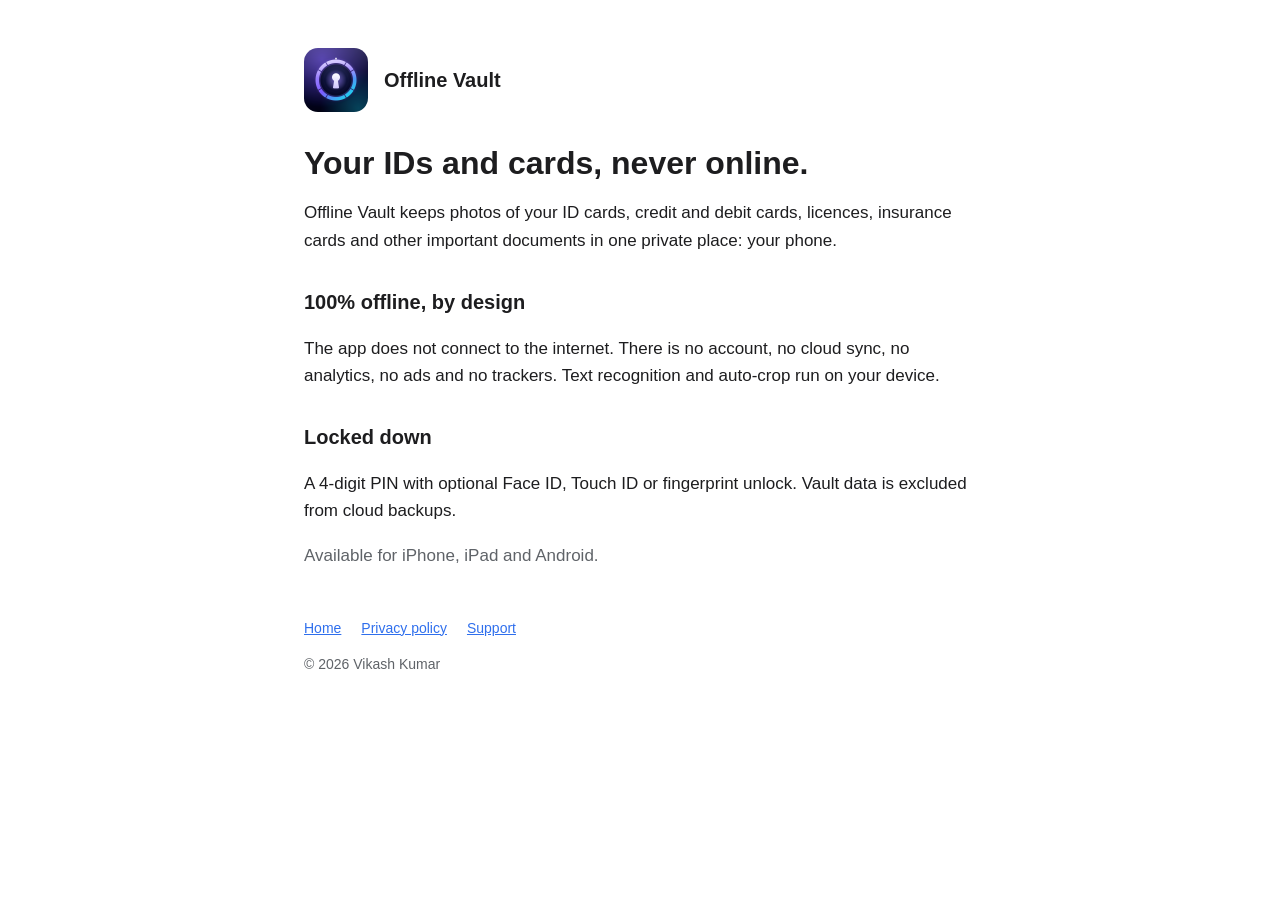
<file: index.html>
<!DOCTYPE html>
<html lang="en"><head><meta charset="utf-8"><meta name="viewport" content="width=device-width, initial-scale=1">
<title>Offline Vault: ID & Docs</title><link rel="stylesheet" href="style.css"><link rel="icon" href="icon.png"></head>
<body><main>
<header><img src="icon.png" alt=""><a href="index.html">Offline Vault</a></header>
<h1>Your IDs and cards, never online.</h1>
<p>Offline Vault keeps photos of your ID cards, credit and debit cards, licences, insurance cards and other important documents in one private place: your phone.</p>
<h2>100% offline, by design</h2>
<p>The app does not connect to the internet. There is no account, no cloud sync, no analytics, no ads and no trackers. Text recognition and auto-crop run on your device.</p>
<h2>Locked down</h2>
<p>A 4-digit PIN with optional Face ID, Touch ID or fingerprint unlock. Vault data is excluded from cloud backups.</p>
<p class="muted">Available for iPhone, iPad and Android.</p>
<footer><nav><a href="index.html">Home</a><a href="privacy.html">Privacy policy</a><a href="support.html">Support</a></nav><p>© 2026 Vikash Kumar</p></footer>
</main></body></html>
</file>
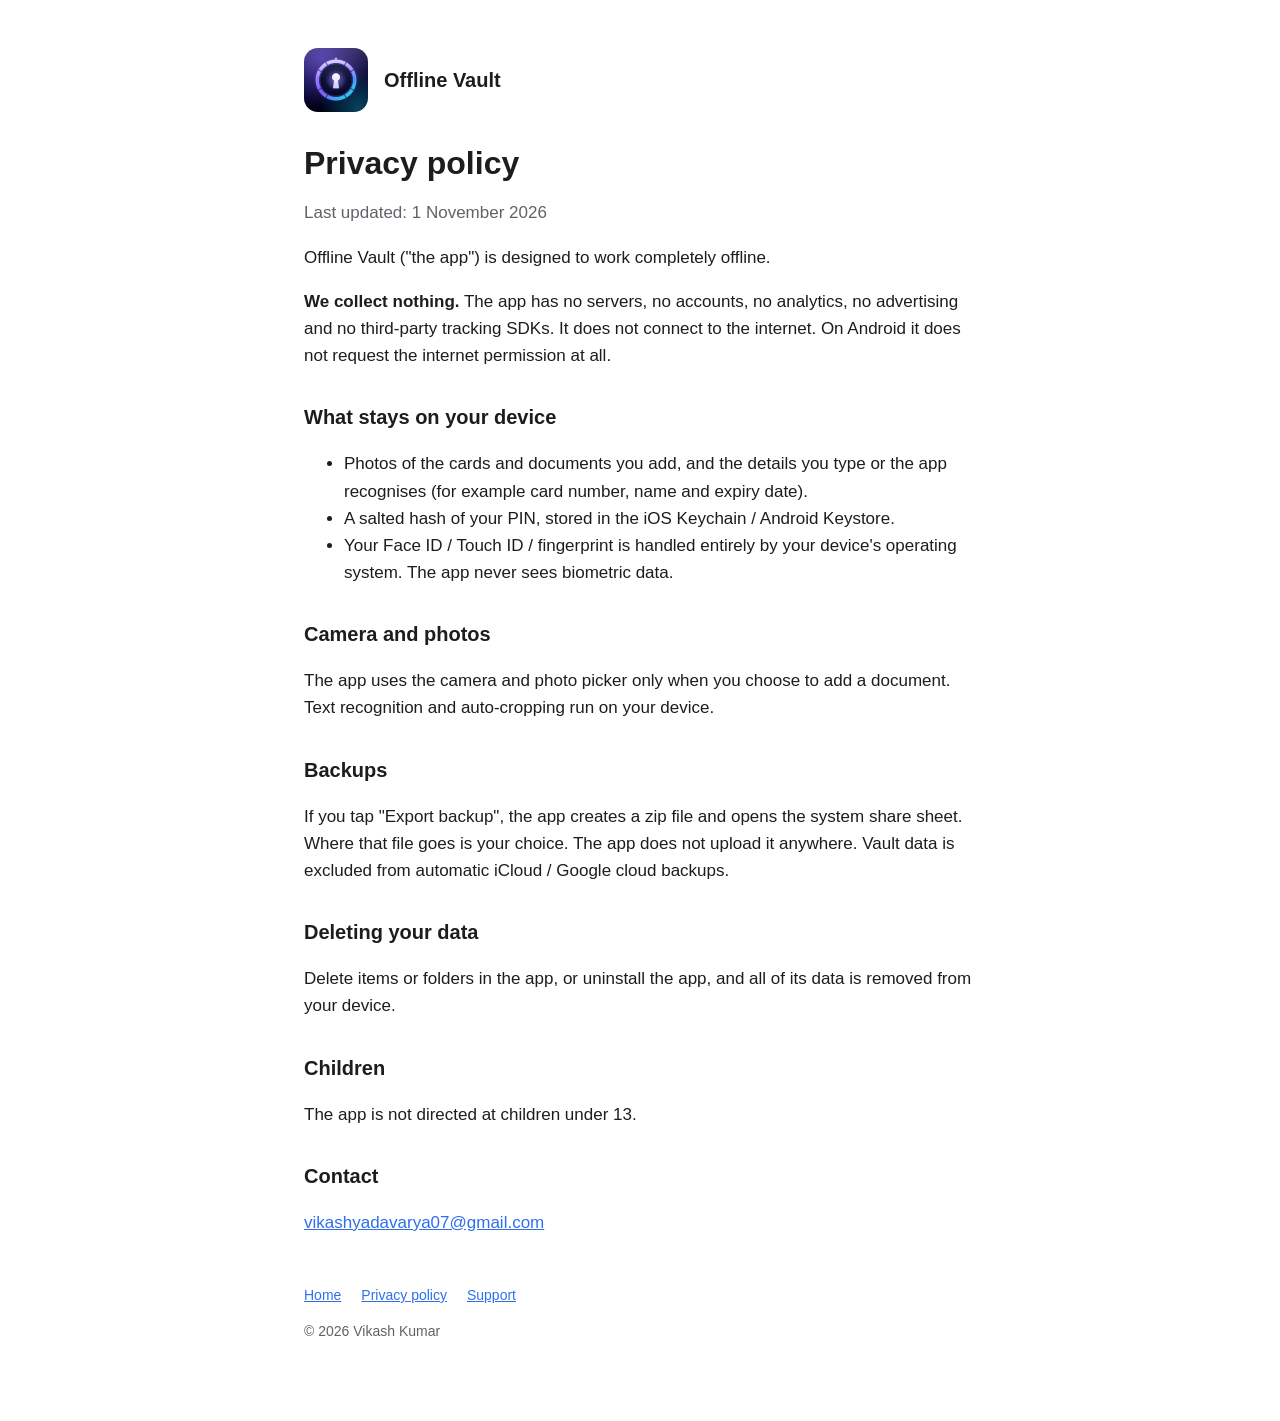
<file: privacy.html>
<!DOCTYPE html>
<html lang="en"><head><meta charset="utf-8"><meta name="viewport" content="width=device-width, initial-scale=1">
<title>Privacy policy – Offline Vault</title><link rel="stylesheet" href="style.css"><link rel="icon" href="icon.png"></head>
<body><main>
<header><img src="icon.png" alt=""><a href="index.html">Offline Vault</a></header>
<h1>Privacy policy</h1>
<p class="muted">Last updated: 1 November 2026</p>
<p>Offline Vault ("the app") is designed to work completely offline.</p>
<p><strong>We collect nothing.</strong> The app has no servers, no accounts, no analytics, no advertising and no third-party tracking SDKs. It does not connect to the internet. On Android it does not request the internet permission at all.</p>
<h2>What stays on your device</h2>
<ul>
<li>Photos of the cards and documents you add, and the details you type or the app recognises (for example card number, name and expiry date).</li>
<li>A salted hash of your PIN, stored in the iOS Keychain / Android Keystore.</li>
<li>Your Face ID / Touch ID / fingerprint is handled entirely by your device&#39;s operating system. The app never sees biometric data.</li>
</ul>
<h2>Camera and photos</h2>
<p>The app uses the camera and photo picker only when you choose to add a document. Text recognition and auto-cropping run on your device.</p>
<h2>Backups</h2>
<p>If you tap "Export backup", the app creates a zip file and opens the system share sheet. Where that file goes is your choice. The app does not upload it anywhere. Vault data is excluded from automatic iCloud / Google cloud backups.</p>
<h2>Deleting your data</h2>
<p>Delete items or folders in the app, or uninstall the app, and all of its data is removed from your device.</p>
<h2>Children</h2>
<p>The app is not directed at children under 13.</p>
<h2>Contact</h2>
<p><a href="mailto:vikashyadavarya07@gmail.com">vikashyadavarya07@gmail.com</a></p>
<footer><nav><a href="index.html">Home</a><a href="privacy.html">Privacy policy</a><a href="support.html">Support</a></nav><p>© 2026 Vikash Kumar</p></footer>
</main></body></html>
</file>
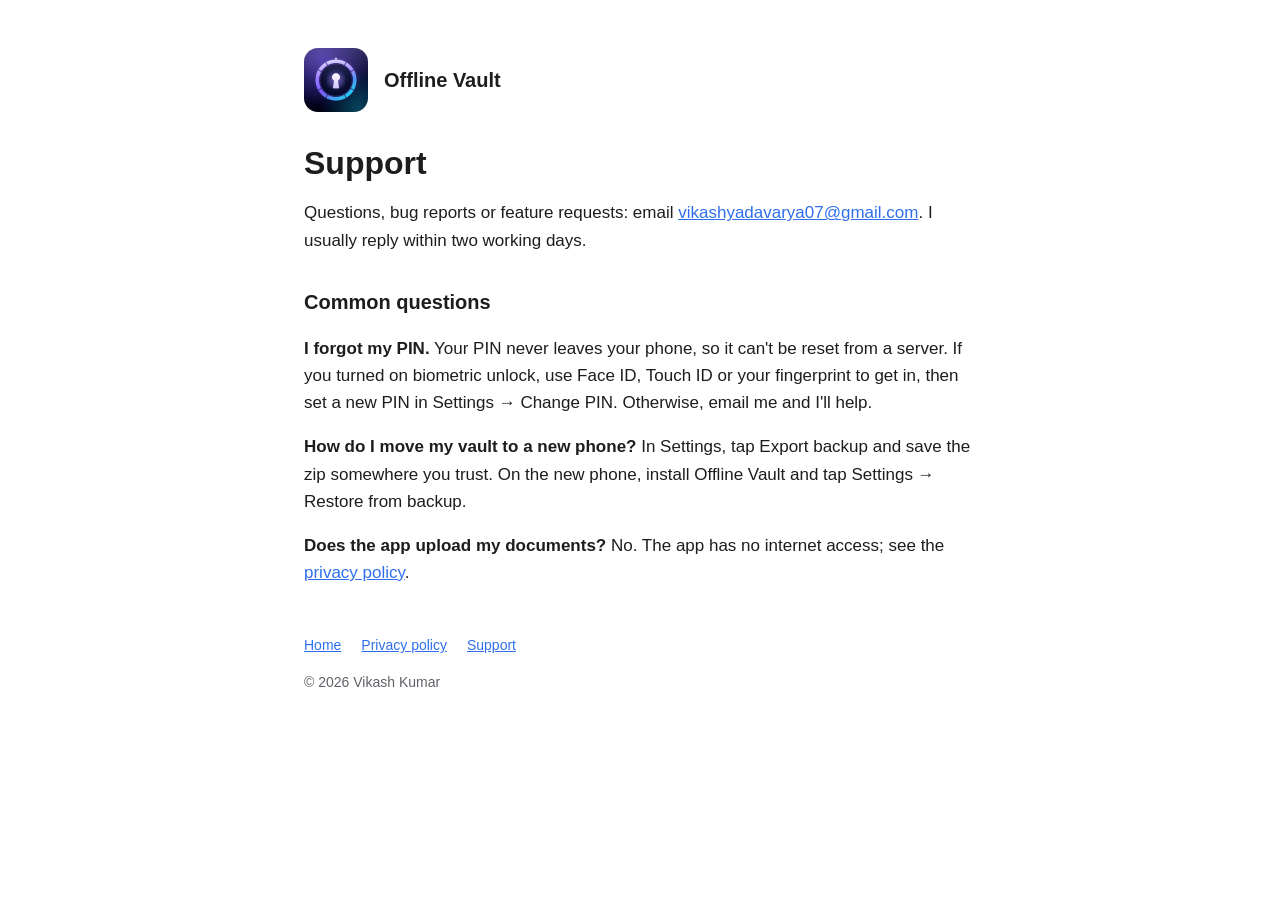
<file: support.html>
<!DOCTYPE html>
<html lang="en"><head><meta charset="utf-8"><meta name="viewport" content="width=device-width, initial-scale=1">
<title>Support – Offline Vault</title><link rel="stylesheet" href="style.css"><link rel="icon" href="icon.png"></head>
<body><main>
<header><img src="icon.png" alt=""><a href="index.html">Offline Vault</a></header>
<h1>Support</h1>
<p>Questions, bug reports or feature requests: email <a href="mailto:vikashyadavarya07@gmail.com?subject=Offline%20Vault%20support">vikashyadavarya07@gmail.com</a>. I usually reply within two working days.</p>
<h2>Common questions</h2>
<p><strong>I forgot my PIN.</strong> Your PIN never leaves your phone, so it can&#39;t be reset from a server. If you turned on biometric unlock, use Face ID, Touch ID or your fingerprint to get in, then set a new PIN in Settings &rarr; Change PIN. Otherwise, email me and I&#39;ll help.</p>
<p><strong>How do I move my vault to a new phone?</strong> In Settings, tap Export backup and save the zip somewhere you trust. On the new phone, install Offline Vault and tap Settings &rarr; Restore from backup.</p>
<p><strong>Does the app upload my documents?</strong> No. The app has no internet access; see the <a href="privacy.html">privacy policy</a>.</p>
<footer><nav><a href="index.html">Home</a><a href="privacy.html">Privacy policy</a><a href="support.html">Support</a></nav><p>© 2026 Vikash Kumar</p></footer>
</main></body></html>
</file>
<file: style.css>
:root { color-scheme: light dark; --fg:#1d1d1f; --muted:#5f6368; --bg:#ffffff; --accent:#2f6fed; }
@media (prefers-color-scheme: dark) { :root { --fg:#f2f2f2; --muted:#a0a4a8; --bg:#121212; --accent:#7aa7ff; } }
* { box-sizing: border-box; }
body { margin:0; font:17px/1.6 -apple-system, BlinkMacSystemFont, "Segoe UI", Roboto, sans-serif; color:var(--fg); background:var(--bg); }
main { max-width: 720px; margin: 0 auto; padding: 48px 24px 64px; }
header { display:flex; align-items:center; gap:16px; margin-bottom:32px; }
header img { width:64px; height:64px; border-radius:14px; }
header a { color:inherit; text-decoration:none; font-weight:600; font-size:20px; }
h1 { font-size:32px; line-height:1.2; margin:0 0 8px; }
h2 { font-size:20px; margin:32px 0 8px; }
p.muted, footer { color:var(--muted); }
a { color:var(--accent); }
nav a { margin-right:20px; }
footer { margin-top:48px; font-size:14px; }
</file>
